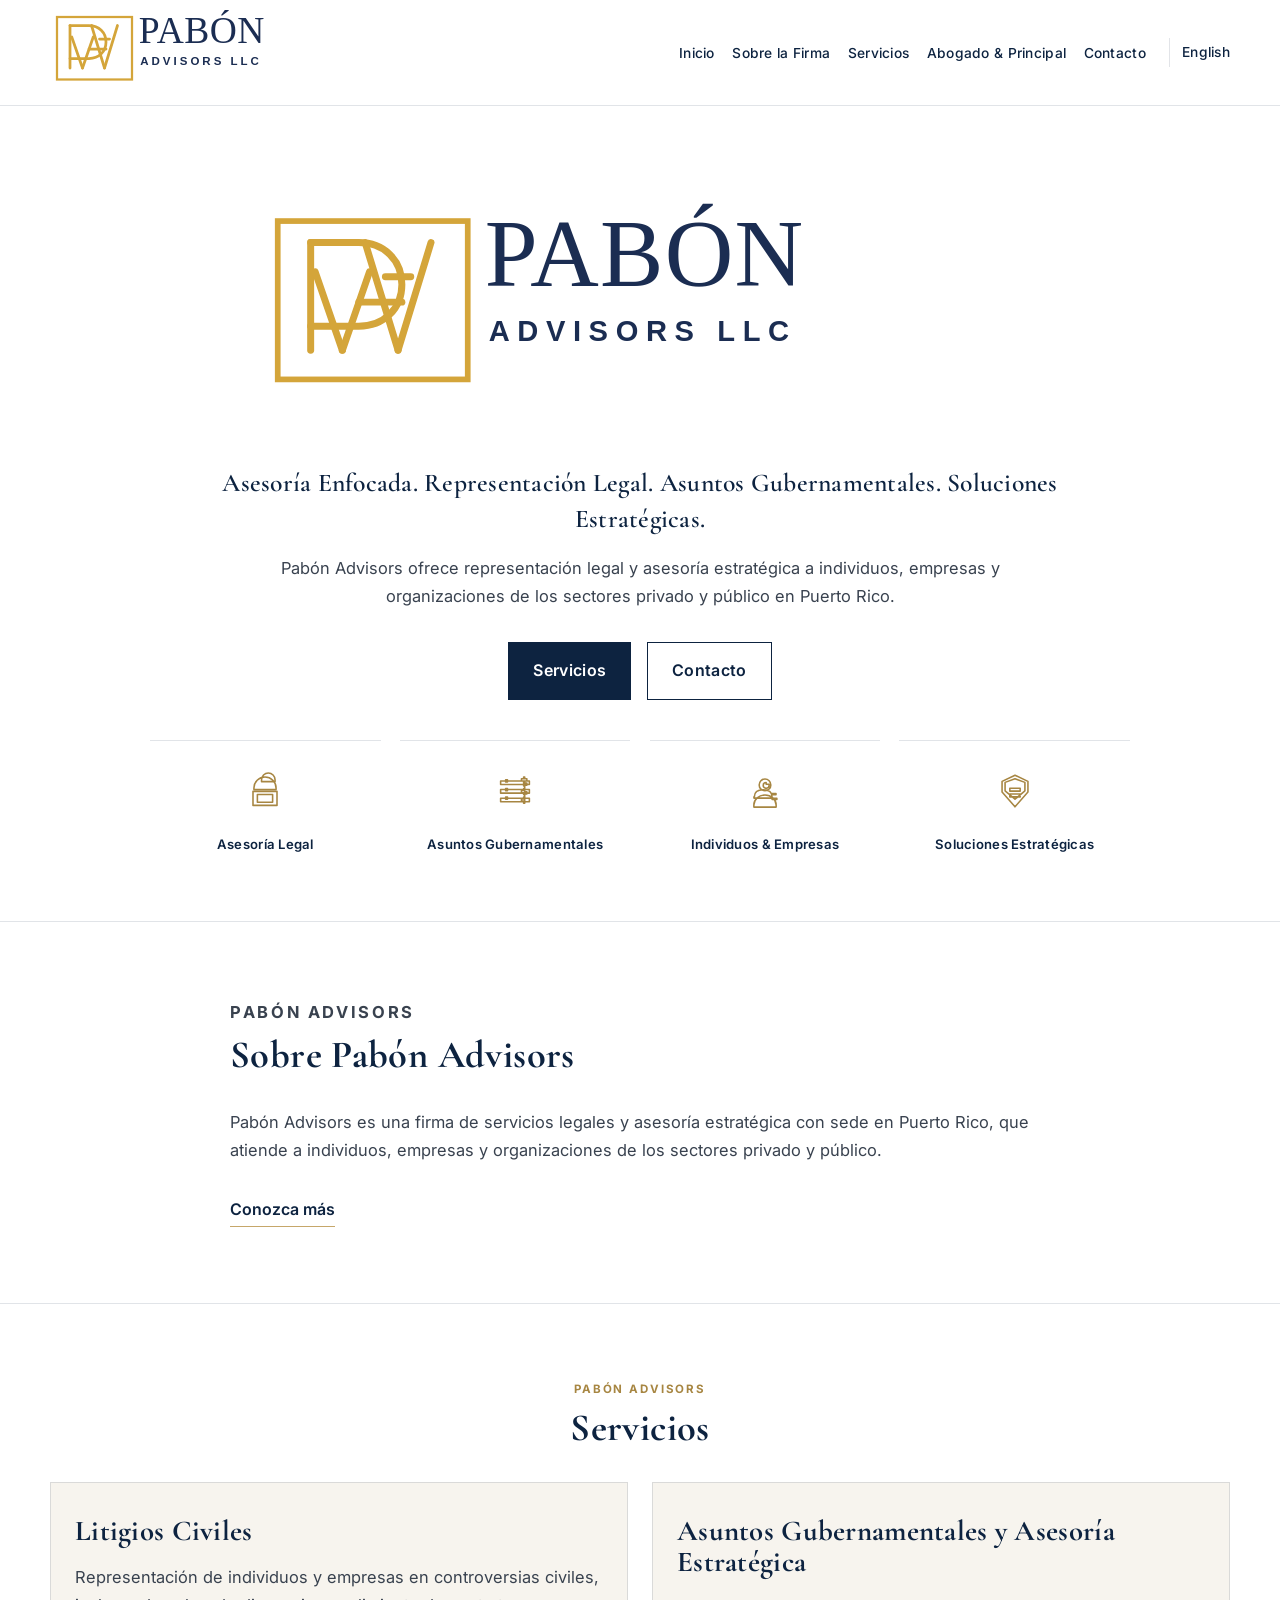
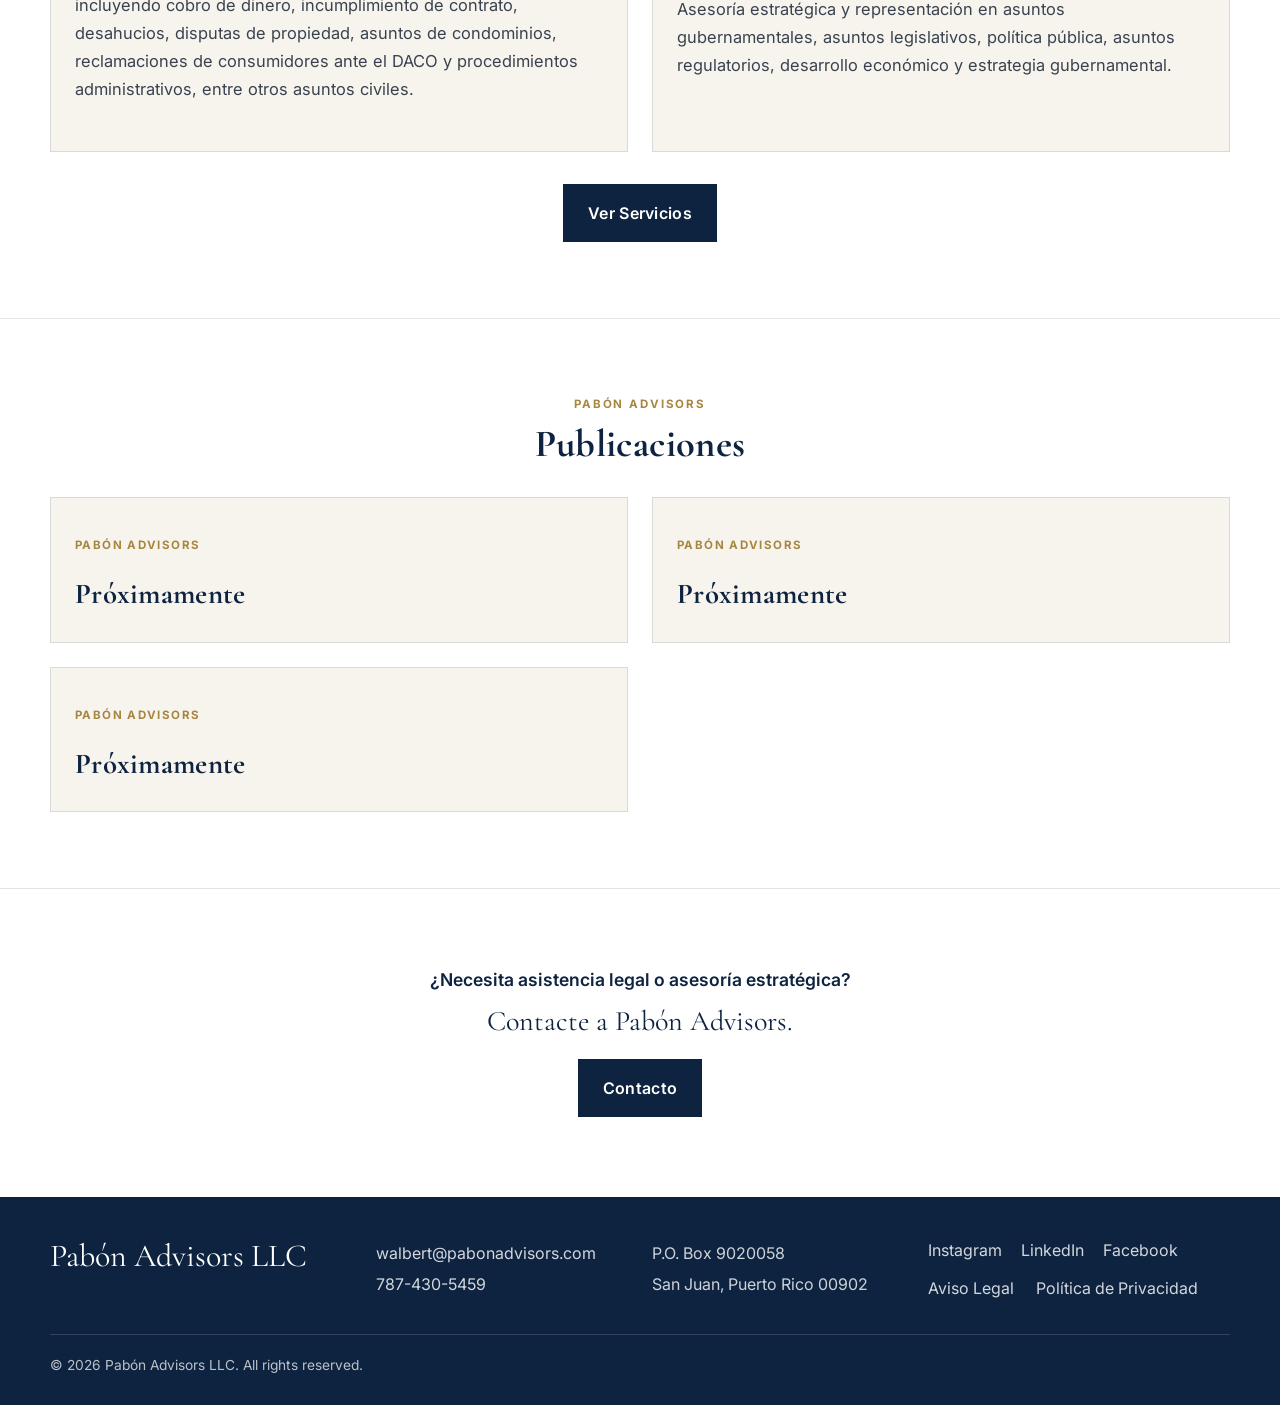
<file: index.html>
<!DOCTYPE html>
<html lang="es">
  <head>
    <meta charset="UTF-8" />
    <meta name="viewport" content="width=device-width, initial-scale=1.0" />
    <title>Pabón Advisors | Servicios Legales y Asesoría Estratégica en Puerto Rico</title>
    <meta
      name="description"
      content="Pabón Advisors ofrece representación legal, litigios civiles, asuntos gubernamentales y asesoría estratégica a individuos, empresas y organizaciones en Puerto Rico."
    />
    <meta name="theme-color" content="#0d2340" />
    <link rel="preconnect" href="https://fonts.googleapis.com" />
    <link rel="preconnect" href="https://fonts.gstatic.com" crossorigin />
    <link
      href="https://fonts.googleapis.com/css2?family=Cormorant+Garamond:wght@500;600;700&family=Inter:wght@400;500;600;700&display=swap"
      rel="stylesheet"
    />
    <link rel="stylesheet" href="styles.css" />
  </head>
  <body data-page="home" data-lang="es">
    <header class="site-header" id="top">
      <div class="container header-inner">
        <a href="index.html" class="brand" aria-label="Pabón Advisors home">
          <img src="assets/logo.svg" alt="Pabón Advisors Logo" class="brand-logo" />
        </a>

        <button class="nav-toggle" aria-label="Abrir menú" aria-expanded="false">
          <span></span>
          <span></span>
          <span></span>
        </button>

        <nav class="site-nav" aria-label="Navegación principal">
          <ul>
            <li><a href="index.html" data-i18n="nav.home">Inicio</a></li>
            <li><a href="about.html" data-i18n="nav.about">Sobre la Firma</a></li>
            <li><a href="services.html" data-i18n="nav.services">Servicios</a></li>
            <li><a href="principal.html" data-i18n="nav.principal">Abogado &amp; Principal</a></li>
            <li><a href="contact.html" data-i18n="nav.contact">Contacto</a></li>
            <li class="lang-switch"><button type="button" data-lang-btn="en">English</button></li>
          </ul>
        </nav>
      </div>
    </header>

    <main>
      <section class="hero section-shell">
        <div class="container hero-inner">
          <div class="hero-logo-wrap" aria-label="Pabón Advisors logo">
            <img src="assets/logo.svg" alt="Pabón Advisors" class="hero-logo-image" />
          </div>

          <p class="eyebrow" data-i18n="hero.eyebrow">Asesoría Enfocada. Representación Legal. Asuntos Gubernamentales. Soluciones Estratégicas.</p>
          <p class="hero-support" data-i18n="hero.support">
            Pabón Advisors ofrece representación legal y asesoría estratégica a individuos, empresas y organizaciones de los sectores privado y público en Puerto Rico.
          </p>

          <div class="hero-actions">
            <a href="services.html" class="button button-primary" data-i18n="hero.buttonServices">Servicios</a>
            <a href="contact.html" class="button button-secondary" data-i18n="hero.buttonContact">Contacto</a>
          </div>

          <div class="feature-icons" aria-label="Áreas de práctica">
            <div class="feature-icon-item">
              <div class="icon-wrap" aria-hidden="true">
                <svg viewBox="0 0 64 64" role="img" aria-label="Asesoría Legal"><path d="M32 12.5c8.5 0 15.4 6.9 15.4 15.4v1.9H16.6v-1.9c0-8.5 6.9-15.4 15.4-15.4zm-16.7 20h33.4v19.5H15.3V32.5zm6.1 4.4v10.7h21.2V36.9H21.4zm5.8-20.5v2.6h18.8v-2.6c0-5.2-4.2-9.4-9.4-9.4s-9.4 4.2-9.4 9.4z"/></svg>
              </div>
              <span data-i18n="icons.legal">Asesoría Legal</span>
            </div>
            <div class="feature-icon-item">
              <div class="icon-wrap" aria-hidden="true">
                <svg viewBox="0 0 64 64" role="img" aria-label="Asuntos Gubernamentales"><path d="M12 18h40v5H12zm0 12h40v5H12zm0 12h40v5H12zm7-25.5h2.5v3H19zm0 12h2.5v3H19zm0 12h2.5v3H19zm26.5-15.5h-1.5V18h-3v-3h3v-2.5h1.5V15h3v3h-3zm0 12h-1.5v-3h-3v-3h3v-2.5h1.5V21h3v3h-3zm0 12h-1.5v-3h-3v-3h3v-2.5h1.5V33h3v3h-3z"/></svg>
              </div>
              <span data-i18n="icons.government">Asuntos Gubernamentales</span>
            </div>
            <div class="feature-icon-item">
              <div class="icon-wrap" aria-hidden="true">
                <svg viewBox="0 0 64 64" role="img" aria-label="Individuos y Empresas"><path d="M32 15.4a8.1 8.1 0 1 1 0 16.2 8.1 8.1 0 0 1 0-16.2zm-15.5 36.2c0-7.8 7.1-14 15.5-14s15.5 6.2 15.5 14v2.8H16.5v-2.8zm17.1-31.5a4.1 4.1 0 0 0-4.1 4.1c0 2.2 1.9 4.1 4.1 4.1 2.2 0 4.1-1.9 4.1-4.1v-1.5h-4.1zm-16.4 20c0-7.1 5.7-9.9 12.3-9.9 6.7 0 12.3 2.8 12.3 9.9v1.8H16.6v-1.8zm31.3 3.6h-6.6v-1.6h6.6v1.6zm-1.2-6.5h-5.4v-1.6h5.4v1.6z"/></svg>
              </div>
              <span data-i18n="icons.business">Individuos &amp; Empresas</span>
            </div>
            <div class="feature-icon-item">
              <div class="icon-wrap" aria-hidden="true">
                <svg viewBox="0 0 64 64" role="img" aria-label="Soluciones Estratégicas"><path d="M32 10l18 8.6v14.8L32 54 14 33.4V18.6L32 10zm0 5.1L18.2 20v11.8L32 43.4 45.8 31.8V20L32 15.1zm-7.2 13.1h14.4v4H24.8v-4zm0 8h14.4v4H24.8v-4z"/></svg>
              </div>
              <span data-i18n="icons.strategy">Soluciones Estratégicas</span>
            </div>
          </div>
        </div>
      </section>

      <section class="section-shell about-preview">
        <div class="container narrow">
          <div class="section-heading-block">
            <p class="section-kicker">Pabón Advisors</p>
            <h2 data-i18n="aboutPreview.heading">Sobre Pabón Advisors</h2>
          </div>
          <p data-i18n="aboutPreview.body">
            Pabón Advisors es una firma de servicios legales y asesoría estratégica con sede en Puerto Rico, que atiende a individuos, empresas y organizaciones de los sectores privado y público.
          </p>
          <a href="about.html" class="text-link" data-i18n="aboutPreview.link">Conozca más</a>
        </div>
      </section>

      <section class="section-shell services-preview">
        <div class="container">
          <div class="section-heading-block center">
            <p class="section-kicker">Pabón Advisors</p>
            <h2 data-i18n="servicePreview.heading">Servicios</h2>
          </div>

          <div class="service-grid">
            <article class="service-card">
              <h3 data-i18n="servicePreview.cardOneTitle">Litigios Civiles</h3>
              <p data-i18n="servicePreview.cardOneText">
                Representación de individuos y empresas en controversias civiles, incluyendo cobro de dinero, incumplimiento de contrato, desahucios, disputas de propiedad, asuntos de condominios, reclamaciones de consumidores ante el DACO y procedimientos administrativos, entre otros asuntos civiles.
              </p>
            </article>

            <article class="service-card">
              <h3 data-i18n="servicePreview.cardTwoTitle">Asuntos Gubernamentales y Asesoría Estratégica</h3>
              <p data-i18n="servicePreview.cardTwoText">
                Asesoría estratégica y representación en asuntos gubernamentales, asuntos legislativos, política pública, asuntos regulatorios, desarrollo económico y estrategia gubernamental.
              </p>
            </article>
          </div>

          <div class="text-center">
            <a href="services.html" class="button button-primary" data-i18n="servicePreview.button">Ver Servicios</a>
          </div>
        </div>
      </section>

      <section class="section-shell insights">
        <div class="container">
          <div class="section-heading-block center">
            <p class="section-kicker">Pabón Advisors</p>
            <h2 data-i18n="insights.heading">Publicaciones</h2>
          </div>

          <div class="insight-grid">
            <article class="insight-card">
              <span class="insight-tag">Pabón Advisors</span>
              <h3 data-i18n="insights.cardOne">Próximamente</h3>
            </article>
            <article class="insight-card">
              <span class="insight-tag">Pabón Advisors</span>
              <h3 data-i18n="insights.cardTwo">Próximamente</h3>
            </article>
            <article class="insight-card">
              <span class="insight-tag">Pabón Advisors</span>
              <h3 data-i18n="insights.cardThree">Próximamente</h3>
            </article>
          </div>
        </div>
      </section>

      <section class="section-shell cta-block">
        <div class="container narrow text-center">
          <p class="cta-question" data-i18n="cta.question">¿Necesita asistencia legal o asesoría estratégica?</p>
          <p class="cta-callout" data-i18n="cta.callout">Contacte a Pabón Advisors.</p>
          <a href="contact.html" class="button button-primary" data-i18n="cta.button">Contacto</a>
        </div>
      </section>
    </main>

    <footer class="site-footer">
      <div class="container footer-grid">
        <div>
          <p class="footer-brand">Pabón Advisors LLC</p>
        </div>

        <div>
          <p><a href="mailto:walbert@pabonadvisors.com">walbert@pabonadvisors.com</a></p>
          <p><a href="tel:+17874305459">787-430-5459</a></p>
        </div>

        <div>
          <p>P.O. Box 9020058</p>
          <p>San Juan, Puerto Rico 00902</p>
        </div>

        <div>
          <div class="social-links" aria-label="Redes sociales">
            <a href="https://www.instagram.com/pabonadvisorsllc?stkn=MTdmNW1zeXhqOWxjNw%3D%3D&utm_source=qr" target="_blank" rel="noopener noreferrer" aria-label="Instagram">Instagram</a>
            <a href="https://www.linkedin.com/company/pabon-advisors-llc/" target="_blank" rel="noopener noreferrer" aria-label="LinkedIn">LinkedIn</a>
            <a href="https://www.facebook.com/share/1JwdKm8cDj/?mibextid=wwXIfr" target="_blank" rel="noopener noreferrer" aria-label="Facebook">Facebook</a>
          </div>
          <div class="legal-links">
            <a href="legal-disclaimer.html" data-i18n="footer.disclaimer">Aviso Legal</a>
            <a href="privacy.html" data-i18n="footer.privacy">Política de Privacidad</a>
          </div>
        </div>
      </div>

      <div class="container footer-bottom">
        <p>© 2026 Pabón Advisors LLC. All rights reserved.</p>
      </div>
    </footer>

    <script src="script.js"></script>
  </body>
</html>
</file>
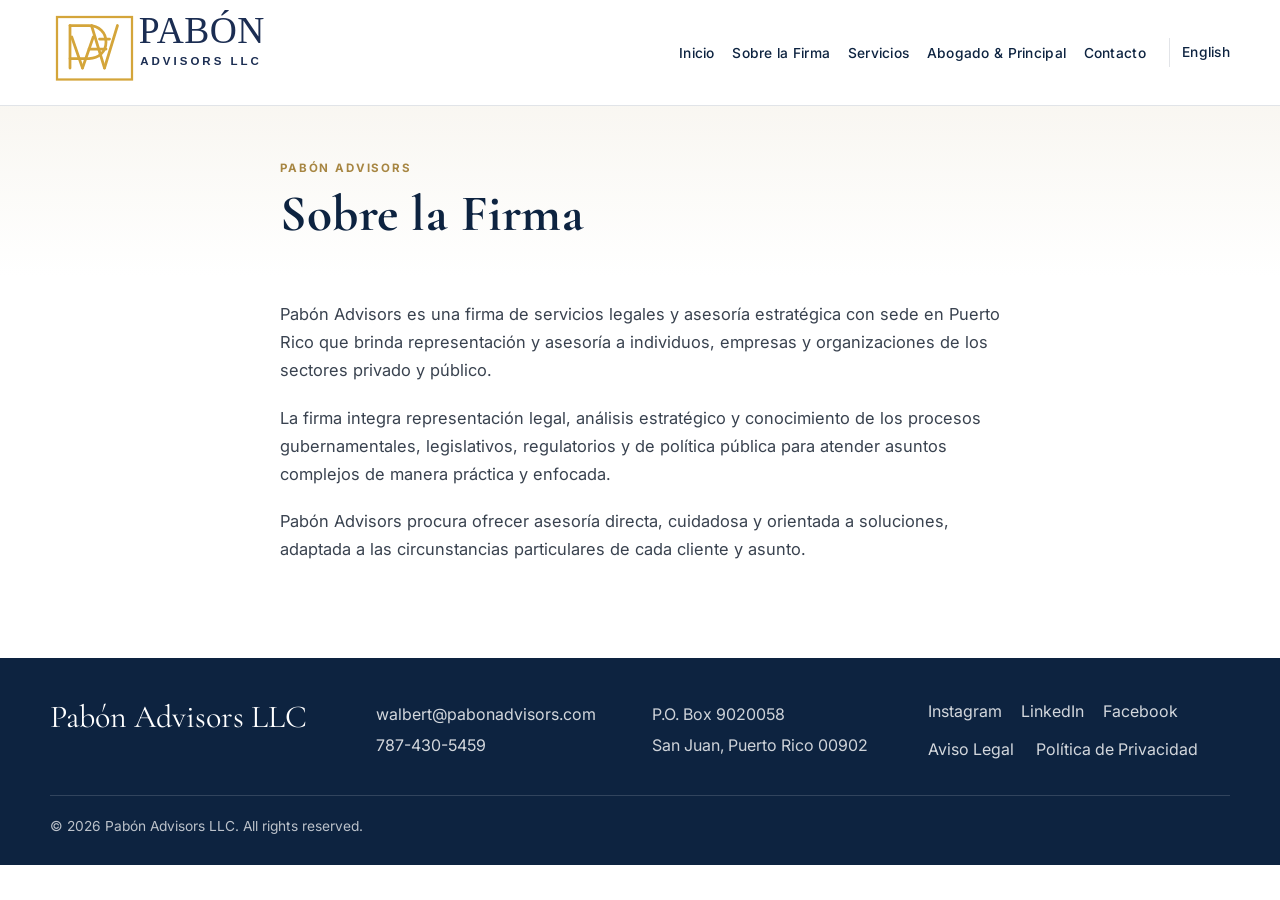
<file: about.html>
<!DOCTYPE html>
<html lang="es">
  <head>
    <meta charset="UTF-8" />
    <meta name="viewport" content="width=device-width, initial-scale=1.0" />
    <title>Sobre la Firma | Pabón Advisors</title>
    <meta
      name="description"
      content="Pabón Advisors es una firma de servicios legales y asesoría estratégica con sede en Puerto Rico, que atiende a individuos, empresas y organizaciones del sector privado y público."
    />
    <meta name="theme-color" content="#0d2340" />
    <link rel="preconnect" href="https://fonts.googleapis.com" />
    <link rel="preconnect" href="https://fonts.gstatic.com" crossorigin />
    <link
      href="https://fonts.googleapis.com/css2?family=Cormorant+Garamond:wght@500;600;700&family=Inter:wght@400;500;600;700&display=swap"
      rel="stylesheet"
    />
    <link rel="stylesheet" href="styles.css" />
  </head>
  <body data-page="about" data-lang="es">
    <header class="site-header" id="top">
      <div class="container header-inner">
        <a href="index.html" class="brand" aria-label="Pabón Advisors home">
          <img src="assets/logo.svg" alt="Pabón Advisors Logo" class="brand-logo" />
        </a>

        <button class="nav-toggle" aria-label="Abrir menú" aria-expanded="false">
          <span></span>
          <span></span>
          <span></span>
        </button>

        <nav class="site-nav" aria-label="Navegación principal">
          <ul>
            <li><a href="index.html" data-i18n="nav.home">Inicio</a></li>
            <li><a href="about.html" data-i18n="nav.about">Sobre la Firma</a></li>
            <li><a href="services.html" data-i18n="nav.services">Servicios</a></li>
            <li><a href="principal.html" data-i18n="nav.principal">Abogado &amp; Principal</a></li>
            <li><a href="contact.html" data-i18n="nav.contact">Contacto</a></li>
            <li class="lang-switch"><button type="button" data-lang-btn="en">English</button></li>
          </ul>
        </nav>
      </div>
    </header>

    <main>
      <section class="page-hero section-shell">
        <div class="container narrow page-hero-inner">
          <p class="section-kicker">Pabón Advisors</p>
          <h1 data-i18n="about.pageTitle">Sobre la Firma</h1>
        </div>
      </section>

      <section class="section-shell content-page">
        <div class="container narrow prose">
          <p data-i18n="about.p1">
            Pabón Advisors es una firma de servicios legales y asesoría estratégica con sede en Puerto Rico que brinda representación y asesoría a individuos, empresas y organizaciones de los sectores privado y público.
          </p>
          <p data-i18n="about.p2">
            La firma integra representación legal, análisis estratégico y conocimiento de los procesos gubernamentales, legislativos, regulatorios y de política pública para atender asuntos complejos de manera práctica y enfocada.
          </p>
          <p data-i18n="about.p3">
            Pabón Advisors procura ofrecer asesoría directa, cuidadosa y orientada a soluciones, adaptada a las circunstancias particulares de cada cliente y asunto.
          </p>
        </div>
      </section>
    </main>

    <footer class="site-footer">
      <div class="container footer-grid">
        <div>
          <p class="footer-brand">Pabón Advisors LLC</p>
        </div>

        <div>
          <p><a href="mailto:walbert@pabonadvisors.com">walbert@pabonadvisors.com</a></p>
          <p><a href="tel:+17874305459">787-430-5459</a></p>
        </div>

        <div>
          <p>P.O. Box 9020058</p>
          <p>San Juan, Puerto Rico 00902</p>
        </div>

        <div>
          <div class="social-links" aria-label="Redes sociales">
            <a href="https://www.instagram.com/pabonadvisorsllc?stkn=MTdmNW1zeXhqOWxjNw%3D%3D&utm_source=qr" target="_blank" rel="noopener noreferrer" aria-label="Instagram">Instagram</a>
            <a href="https://www.linkedin.com/company/pabon-advisors-llc/" target="_blank" rel="noopener noreferrer" aria-label="LinkedIn">LinkedIn</a>
            <a href="https://www.facebook.com/share/1JwdKm8cDj/?mibextid=wwXIfr" target="_blank" rel="noopener noreferrer" aria-label="Facebook">Facebook</a>
          </div>
          <div class="legal-links">
            <a href="legal-disclaimer.html" data-i18n="footer.disclaimer">Aviso Legal</a>
            <a href="privacy.html" data-i18n="footer.privacy">Política de Privacidad</a>
          </div>
        </div>
      </div>

      <div class="container footer-bottom">
        <p>© 2026 Pabón Advisors LLC. All rights reserved.</p>
      </div>
    </footer>

    <script src="script.js"></script>
  </body>
</html>
</file>
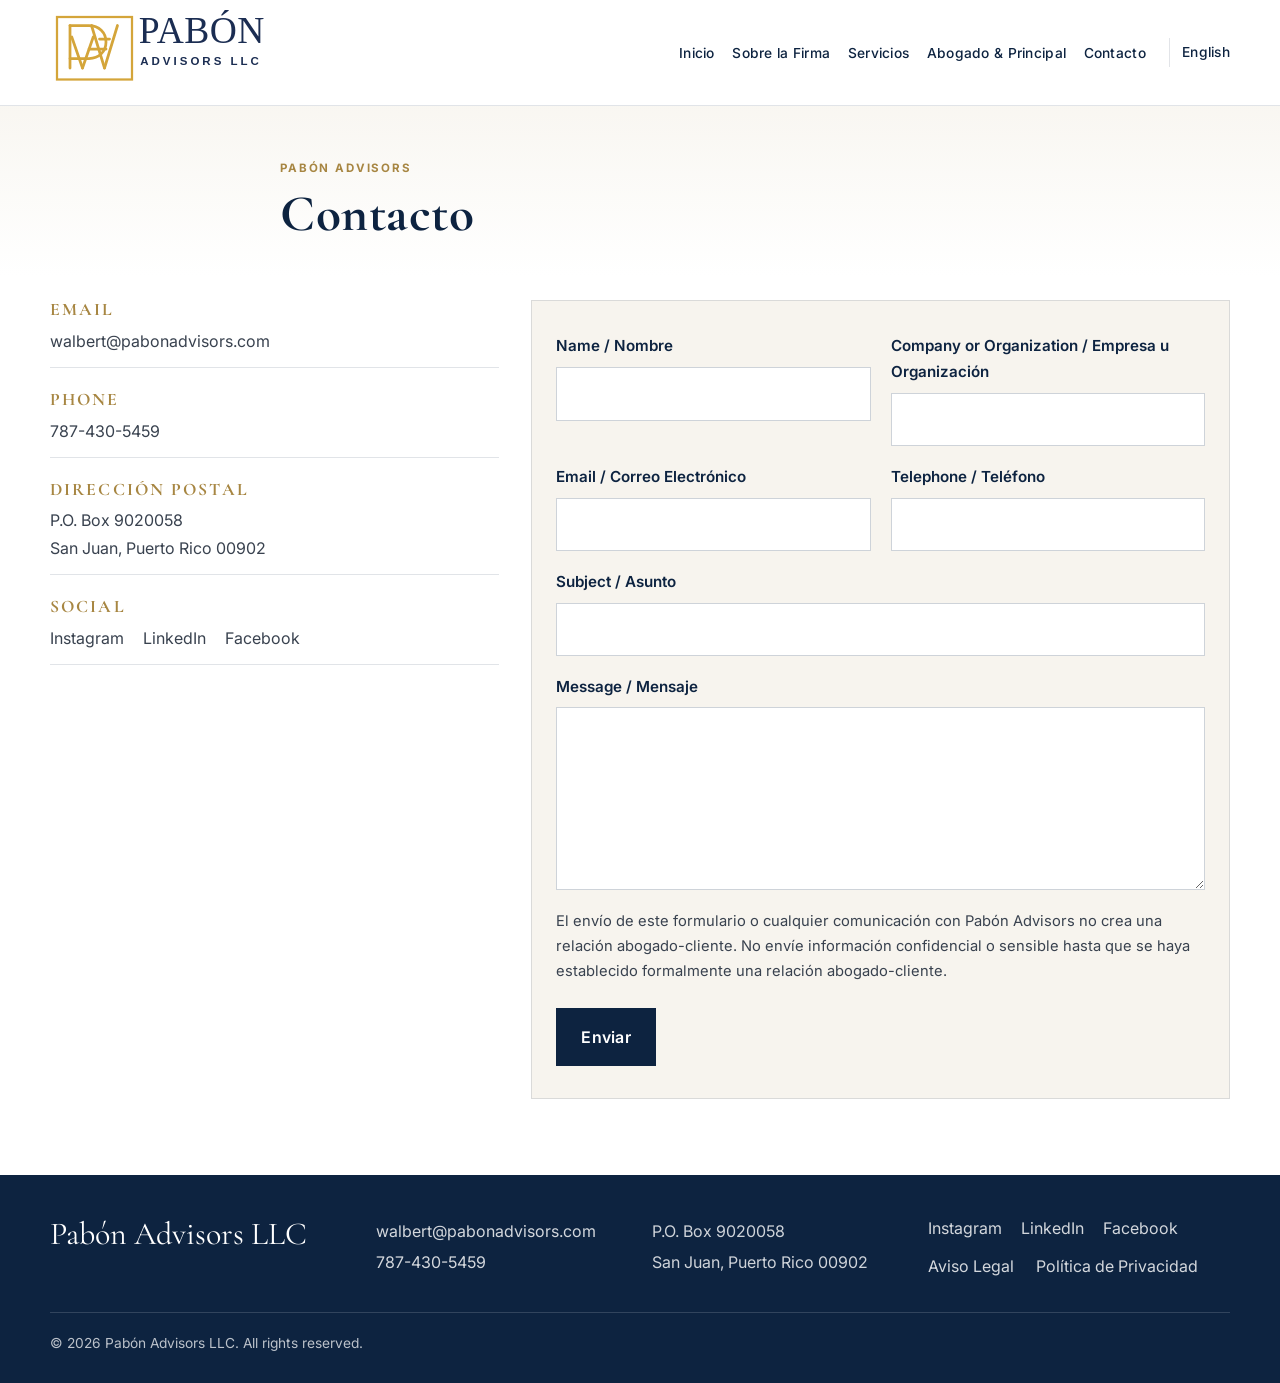
<file: contact.html>
<!DOCTYPE html>
<html lang="es">
  <head>
    <meta charset="UTF-8" />
    <meta name="viewport" content="width=device-width, initial-scale=1.0" />
    <title>Contacto | Pabón Advisors</title>
    <meta
      name="description"
      content="Contacte a Pabón Advisors por correo electrónico, teléfono o formulario de contacto para asistencia legal y asesoría estratégica en Puerto Rico."
    />
    <meta name="theme-color" content="#0d2340" />
    <link rel="preconnect" href="https://fonts.googleapis.com" />
    <link rel="preconnect" href="https://fonts.gstatic.com" crossorigin />
    <link
      href="https://fonts.googleapis.com/css2?family=Cormorant+Garamond:wght@500;600;700&family=Inter:wght@400;500;600;700&display=swap"
      rel="stylesheet"
    />
    <link rel="stylesheet" href="styles.css" />
  </head>
  <body data-page="contact" data-lang="es">
    <header class="site-header" id="top">
      <div class="container header-inner">
        <a href="index.html" class="brand" aria-label="Pabón Advisors home">
          <img src="assets/logo.svg" alt="Pabón Advisors Logo" class="brand-logo" />
        </a>

        <button class="nav-toggle" aria-label="Abrir menú" aria-expanded="false">
          <span></span>
          <span></span>
          <span></span>
        </button>

        <nav class="site-nav" aria-label="Navegación principal">
          <ul>
            <li><a href="index.html" data-i18n="nav.home">Inicio</a></li>
            <li><a href="about.html" data-i18n="nav.about">Sobre la Firma</a></li>
            <li><a href="services.html" data-i18n="nav.services">Servicios</a></li>
            <li><a href="principal.html" data-i18n="nav.principal">Abogado &amp; Principal</a></li>
            <li><a href="contact.html" data-i18n="nav.contact">Contacto</a></li>
            <li class="lang-switch"><button type="button" data-lang-btn="en">English</button></li>
          </ul>
        </nav>
      </div>
    </header>

    <main>
      <section class="page-hero section-shell">
        <div class="container narrow page-hero-inner">
          <p class="section-kicker">Pabón Advisors</p>
          <h1 data-i18n="contact.pageTitle">Contacto</h1>
        </div>
      </section>

      <section class="section-shell content-page">
        <div class="container contact-layout">
          <div class="contact-info">
            <div class="contact-block">
              <h2 data-i18n="contact.emailLabel">EMAIL</h2>
              <p><a href="mailto:walbert@pabonadvisors.com">walbert@pabonadvisors.com</a></p>
            </div>

            <div class="contact-block">
              <h2 data-i18n="contact.phoneLabel">PHONE</h2>
              <p><a href="tel:+17874305459">787-430-5459</a></p>
            </div>

            <div class="contact-block">
              <h2 data-i18n="contact.addressLabel">Dirección Postal</h2>
              <p>P.O. Box 9020058</p>
              <p>San Juan, Puerto Rico 00902</p>
            </div>

            <div class="contact-block social-block">
              <h2 data-i18n="contact.socialLabel">Social</h2>
              <div class="social-links social-inline" aria-label="Redes sociales">
                <a href="https://www.instagram.com/pabonadvisorsllc?stkn=MTdmNW1zeXhqOWxjNw%3D%3D&utm_source=qr" target="_blank" rel="noopener noreferrer" aria-label="Instagram">Instagram</a>
                <a href="https://www.linkedin.com/company/pabon-advisors-llc/" target="_blank" rel="noopener noreferrer" aria-label="LinkedIn">LinkedIn</a>
                <a href="https://www.facebook.com/share/1JwdKm8cDj/?mibextid=wwXIfr" target="_blank" rel="noopener noreferrer" aria-label="Facebook">Facebook</a>
              </div>
            </div>
          </div>

          <form class="contact-form" action="#" method="post" novalidate aria-label="Formulario de contacto">
            <div class="form-grid">
              <label>
                <span data-i18n="form.name">Name / Nombre</span>
                <input type="text" name="name" aria-label="Nombre" />
              </label>
              <label>
                <span data-i18n="form.company">Company or Organization / Empresa u Organización</span>
                <input type="text" name="company" aria-label="Empresa u Organización" />
              </label>
              <label>
                <span data-i18n="form.email">Email / Correo Electrónico</span>
                <input type="email" name="email" aria-label="Correo Electrónico" />
              </label>
              <label>
                <span data-i18n="form.phone">Telephone / Teléfono</span>
                <input type="tel" name="phone" aria-label="Teléfono" />
              </label>
              <label class="full-width">
                <span data-i18n="form.subject">Subject / Asunto</span>
                <input type="text" name="subject" aria-label="Asunto" />
              </label>
              <label class="full-width">
                <span data-i18n="form.message">Message / Mensaje</span>
                <textarea name="message" rows="6" aria-label="Mensaje"></textarea>
              </label>
            </div>

            <p class="form-disclaimer" data-i18n="form.disclaimer">
              El envío de este formulario o cualquier comunicación con Pabón Advisors no crea una relación abogado-cliente. No envíe información confidencial o sensible hasta que se haya establecido formalmente una relación abogado-cliente.
            </p>

            <button type="submit" class="button button-primary" data-i18n="form.submit">Enviar</button>
          </form>
        </div>
      </section>
    </main>

    <footer class="site-footer">
      <div class="container footer-grid">
        <div>
          <p class="footer-brand">Pabón Advisors LLC</p>
        </div>

        <div>
          <p><a href="mailto:walbert@pabonadvisors.com">walbert@pabonadvisors.com</a></p>
          <p><a href="tel:+17874305459">787-430-5459</a></p>
        </div>

        <div>
          <p>P.O. Box 9020058</p>
          <p>San Juan, Puerto Rico 00902</p>
        </div>

        <div>
          <div class="social-links" aria-label="Redes sociales">
            <a href="https://www.instagram.com/pabonadvisorsllc?stkn=MTdmNW1zeXhqOWxjNw%3D%3D&utm_source=qr" target="_blank" rel="noopener noreferrer" aria-label="Instagram">Instagram</a>
            <a href="https://www.linkedin.com/company/pabon-advisors-llc/" target="_blank" rel="noopener noreferrer" aria-label="LinkedIn">LinkedIn</a>
            <a href="https://www.facebook.com/share/1JwdKm8cDj/?mibextid=wwXIfr" target="_blank" rel="noopener noreferrer" aria-label="Facebook">Facebook</a>
          </div>
          <div class="legal-links">
            <a href="legal-disclaimer.html" data-i18n="footer.disclaimer">Aviso Legal</a>
            <a href="privacy.html" data-i18n="footer.privacy">Política de Privacidad</a>
          </div>
        </div>
      </div>

      <div class="container footer-bottom">
        <p>© 2026 Pabón Advisors LLC. All rights reserved.</p>
      </div>
    </footer>

    <script src="script.js"></script>
  </body>
</html>
</file>
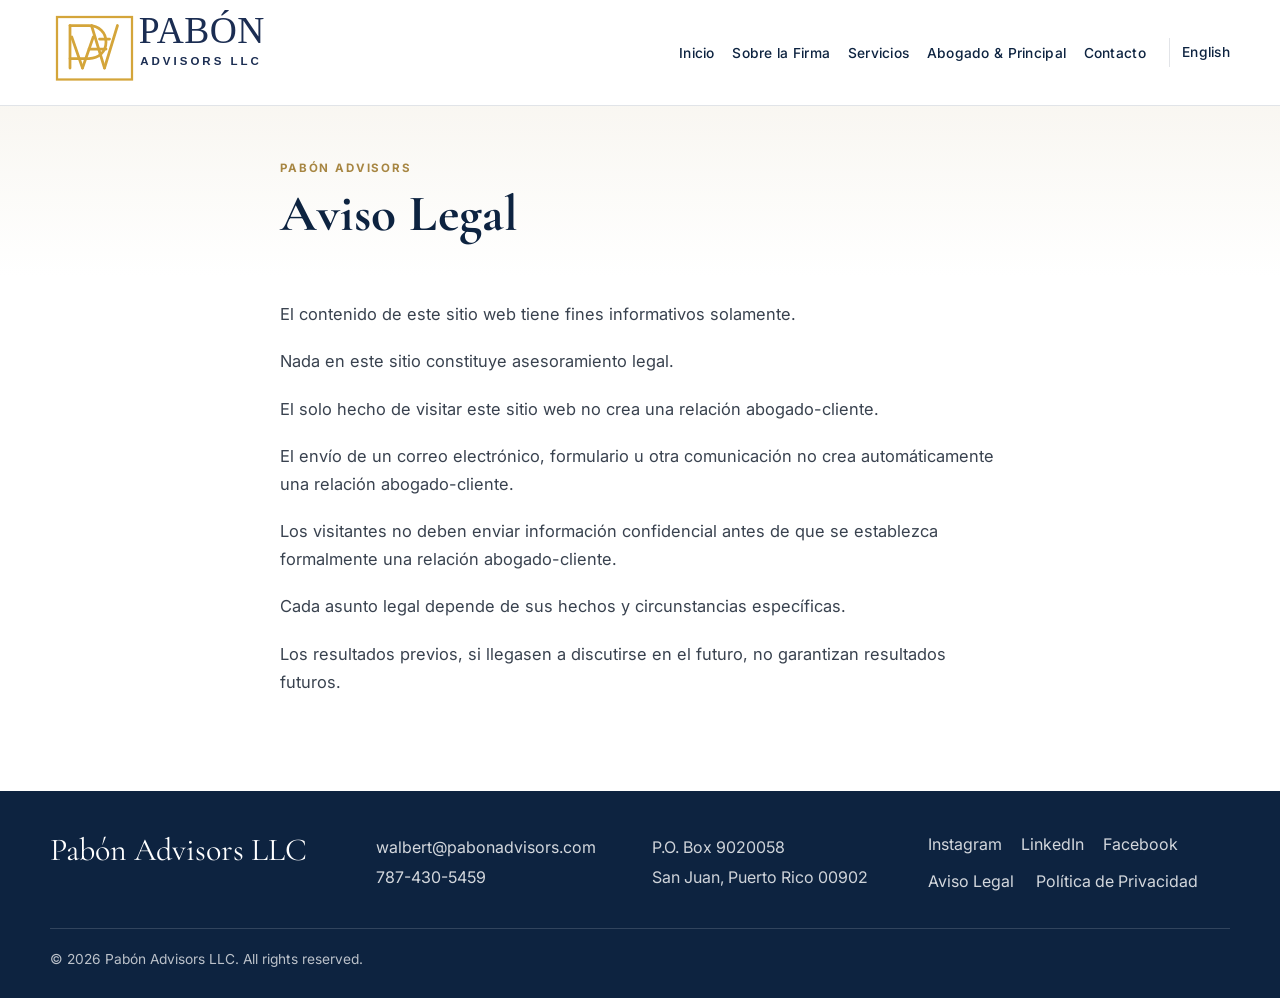
<file: legal-disclaimer.html>
<!DOCTYPE html>
<html lang="es">
  <head>
    <meta charset="UTF-8" />
    <meta name="viewport" content="width=device-width, initial-scale=1.0" />
    <title>Aviso Legal | Pabón Advisors</title>
    <meta
      name="description"
      content="Aviso legal general de Pabón Advisors. El contenido del sitio es informativo y no constituye asesoramiento legal."
    />
    <meta name="theme-color" content="#0d2340" />
    <link rel="preconnect" href="https://fonts.googleapis.com" />
    <link rel="preconnect" href="https://fonts.gstatic.com" crossorigin />
    <link
      href="https://fonts.googleapis.com/css2?family=Cormorant+Garamond:wght@500;600;700&family=Inter:wght@400;500;600;700&display=swap"
      rel="stylesheet"
    />
    <link rel="stylesheet" href="styles.css" />
  </head>
  <body data-page="legal" data-lang="es">
    <header class="site-header" id="top">
      <div class="container header-inner">
        <a href="index.html" class="brand" aria-label="Pabón Advisors home">
          <img src="assets/logo.svg" alt="Pabón Advisors Logo" class="brand-logo" />
        </a>

        <button class="nav-toggle" aria-label="Abrir menú" aria-expanded="false">
          <span></span>
          <span></span>
          <span></span>
        </button>

        <nav class="site-nav" aria-label="Navegación principal">
          <ul>
            <li><a href="index.html" data-i18n="nav.home">Inicio</a></li>
            <li><a href="about.html" data-i18n="nav.about">Sobre la Firma</a></li>
            <li><a href="services.html" data-i18n="nav.services">Servicios</a></li>
            <li><a href="principal.html" data-i18n="nav.principal">Abogado &amp; Principal</a></li>
            <li><a href="contact.html" data-i18n="nav.contact">Contacto</a></li>
            <li class="lang-switch"><button type="button" data-lang-btn="en">English</button></li>
          </ul>
        </nav>
      </div>
    </header>

    <main>
      <section class="page-hero section-shell">
        <div class="container narrow page-hero-inner">
          <p class="section-kicker">Pabón Advisors</p>
          <h1 data-i18n="legal.pageTitle">Aviso Legal</h1>
        </div>
      </section>

      <section class="section-shell content-page">
        <div class="container narrow prose">
          <p data-i18n="legal.p1">El contenido de este sitio web tiene fines informativos solamente.</p>
          <p data-i18n="legal.p2">Nada en este sitio constituye asesoramiento legal.</p>
          <p data-i18n="legal.p3">El solo hecho de visitar este sitio web no crea una relación abogado-cliente.</p>
          <p data-i18n="legal.p4">El envío de un correo electrónico, formulario u otra comunicación no crea automáticamente una relación abogado-cliente.</p>
          <p data-i18n="legal.p5">Los visitantes no deben enviar información confidencial antes de que se establezca formalmente una relación abogado-cliente.</p>
          <p data-i18n="legal.p6">Cada asunto legal depende de sus hechos y circunstancias específicas.</p>
          <p data-i18n="legal.p7">Los resultados previos, si llegasen a discutirse en el futuro, no garantizan resultados futuros.</p>
        </div>
      </section>
    </main>

    <footer class="site-footer">
      <div class="container footer-grid">
        <div>
          <p class="footer-brand">Pabón Advisors LLC</p>
        </div>

        <div>
          <p><a href="mailto:walbert@pabonadvisors.com">walbert@pabonadvisors.com</a></p>
          <p><a href="tel:+17874305459">787-430-5459</a></p>
        </div>

        <div>
          <p>P.O. Box 9020058</p>
          <p>San Juan, Puerto Rico 00902</p>
        </div>

        <div>
          <div class="social-links" aria-label="Redes sociales">
            <a href="https://www.instagram.com/pabonadvisorsllc?stkn=MTdmNW1zeXhqOWxjNw%3D%3D&utm_source=qr" target="_blank" rel="noopener noreferrer" aria-label="Instagram">Instagram</a>
            <a href="https://www.linkedin.com/company/pabon-advisors-llc/" target="_blank" rel="noopener noreferrer" aria-label="LinkedIn">LinkedIn</a>
            <a href="https://www.facebook.com/share/1JwdKm8cDj/?mibextid=wwXIfr" target="_blank" rel="noopener noreferrer" aria-label="Facebook">Facebook</a>
          </div>
          <div class="legal-links">
            <a href="legal-disclaimer.html" data-i18n="footer.disclaimer">Aviso Legal</a>
            <a href="privacy.html" data-i18n="footer.privacy">Política de Privacidad</a>
          </div>
        </div>
      </div>

      <div class="container footer-bottom">
        <p>© 2026 Pabón Advisors LLC. All rights reserved.</p>
      </div>
    </footer>

    <script src="script.js"></script>
  </body>
</html>
</file>
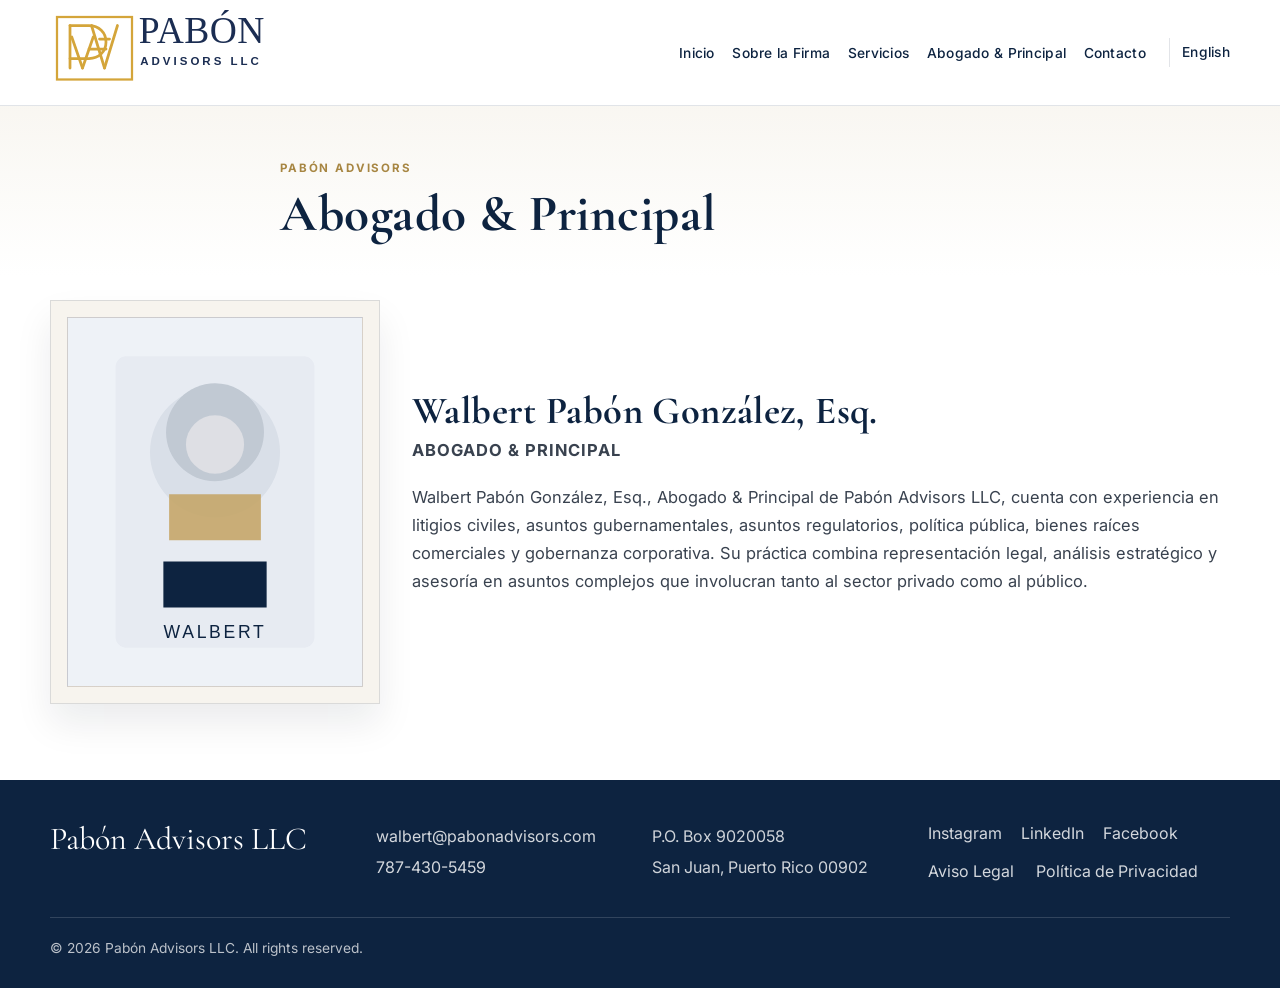
<file: principal.html>
<!DOCTYPE html>
<html lang="es">
  <head>
    <meta charset="UTF-8" />
    <meta name="viewport" content="width=device-width, initial-scale=1.0" />
    <title>Abogado & Principal | Pabón Advisors</title>
    <meta
      name="description"
      content="Walbert Pabón González, Esq., Attorney & Principal of Pabón Advisors LLC, brings experience in civil litigation, government affairs, regulatory matters, and strategic counsel."
    />
    <meta name="theme-color" content="#0d2340" />
    <link rel="preconnect" href="https://fonts.googleapis.com" />
    <link rel="preconnect" href="https://fonts.gstatic.com" crossorigin />
    <link
      href="https://fonts.googleapis.com/css2?family=Cormorant+Garamond:wght@500;600;700&family=Inter:wght@400;500;600;700&display=swap"
      rel="stylesheet"
    />
    <link rel="stylesheet" href="styles.css" />
  </head>
  <body data-page="principal" data-lang="es">
    <header class="site-header" id="top">
      <div class="container header-inner">
        <a href="index.html" class="brand" aria-label="Pabón Advisors home">
          <img src="assets/logo.svg" alt="Pabón Advisors Logo" class="brand-logo" />
        </a>

        <button class="nav-toggle" aria-label="Abrir menú" aria-expanded="false">
          <span></span>
          <span></span>
          <span></span>
        </button>

        <nav class="site-nav" aria-label="Navegación principal">
          <ul>
            <li><a href="index.html" data-i18n="nav.home">Inicio</a></li>
            <li><a href="about.html" data-i18n="nav.about">Sobre la Firma</a></li>
            <li><a href="services.html" data-i18n="nav.services">Servicios</a></li>
            <li><a href="principal.html" data-i18n="nav.principal">Abogado &amp; Principal</a></li>
            <li><a href="contact.html" data-i18n="nav.contact">Contacto</a></li>
            <li class="lang-switch"><button type="button" data-lang-btn="en">English</button></li>
          </ul>
        </nav>
      </div>
    </header>

    <main>
      <section class="page-hero section-shell">
        <div class="container narrow page-hero-inner">
          <p class="section-kicker">Pabón Advisors</p>
          <h1 data-i18n="principal.pageTitle">Abogado &amp; Principal</h1>
        </div>
      </section>

      <section class="section-shell content-page">
        <div class="container principal-layout">
          <div class="principal-photo">
            <div class="photo-frame">
              <img src="assets/principal-headshot.svg" alt="Walbert Pabón González, Esq." />
            </div>
          </div>

          <div class="principal-copy prose">
            <h2 class="principal-name">Walbert Pabón González, Esq.</h2>
            <p class="role" data-i18n="principal.role">Abogado &amp; Principal</p>
            <p data-i18n="principal.bio">
              Walbert Pabón González, Esq., Abogado &amp; Principal de Pabón Advisors LLC, cuenta con experiencia en litigios civiles, asuntos gubernamentales, asuntos regulatorios, política pública, bienes raíces comerciales y gobernanza corporativa. Su práctica combina representación legal, análisis estratégico y asesoría en asuntos complejos que involucran tanto al sector privado como al público.
            </p>
          </div>
        </div>
      </section>
    </main>

    <footer class="site-footer">
      <div class="container footer-grid">
        <div>
          <p class="footer-brand">Pabón Advisors LLC</p>
        </div>

        <div>
          <p><a href="mailto:walbert@pabonadvisors.com">walbert@pabonadvisors.com</a></p>
          <p><a href="tel:+17874305459">787-430-5459</a></p>
        </div>

        <div>
          <p>P.O. Box 9020058</p>
          <p>San Juan, Puerto Rico 00902</p>
        </div>

        <div>
          <div class="social-links" aria-label="Redes sociales">
            <a href="https://www.instagram.com/pabonadvisorsllc?stkn=MTdmNW1zeXhqOWxjNw%3D%3D&utm_source=qr" target="_blank" rel="noopener noreferrer" aria-label="Instagram">Instagram</a>
            <a href="https://www.linkedin.com/company/pabon-advisors-llc/" target="_blank" rel="noopener noreferrer" aria-label="LinkedIn">LinkedIn</a>
            <a href="https://www.facebook.com/share/1JwdKm8cDj/?mibextid=wwXIfr" target="_blank" rel="noopener noreferrer" aria-label="Facebook">Facebook</a>
          </div>
          <div class="legal-links">
            <a href="legal-disclaimer.html" data-i18n="footer.disclaimer">Aviso Legal</a>
            <a href="privacy.html" data-i18n="footer.privacy">Política de Privacidad</a>
          </div>
        </div>
      </div>

      <div class="container footer-bottom">
        <p>© 2026 Pabón Advisors LLC. All rights reserved.</p>
      </div>
    </footer>

    <script src="script.js"></script>
  </body>
</html>
</file>
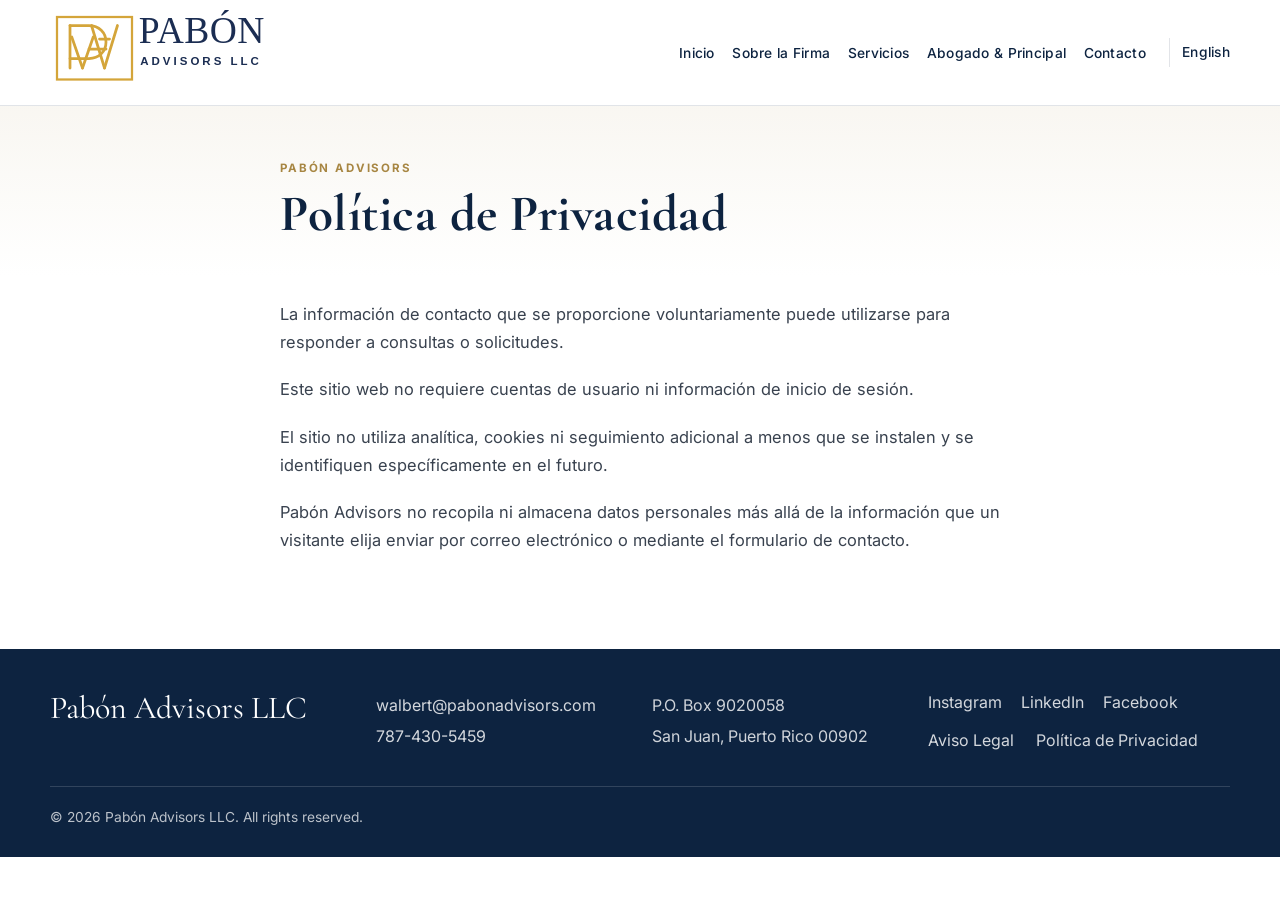
<file: privacy.html>
<!DOCTYPE html>
<html lang="es">
  <head>
    <meta charset="UTF-8" />
    <meta name="viewport" content="width=device-width, initial-scale=1.0" />
    <title>Política de Privacidad | Pabón Advisors</title>
    <meta
      name="description"
      content="Política de privacidad de Pabón Advisors. El sitio web no requiere cuentas de usuario ni utiliza cookies o analítica sin consentimiento."
    />
    <meta name="theme-color" content="#0d2340" />
    <link rel="preconnect" href="https://fonts.googleapis.com" />
    <link rel="preconnect" href="https://fonts.gstatic.com" crossorigin />
    <link
      href="https://fonts.googleapis.com/css2?family=Cormorant+Garamond:wght@500;600;700&family=Inter:wght@400;500;600;700&display=swap"
      rel="stylesheet"
    />
    <link rel="stylesheet" href="styles.css" />
  </head>
  <body data-page="privacy" data-lang="es">
    <header class="site-header" id="top">
      <div class="container header-inner">
        <a href="index.html" class="brand" aria-label="Pabón Advisors home">
          <img src="assets/logo.svg" alt="Pabón Advisors Logo" class="brand-logo" />
        </a>

        <button class="nav-toggle" aria-label="Abrir menú" aria-expanded="false">
          <span></span>
          <span></span>
          <span></span>
        </button>

        <nav class="site-nav" aria-label="Navegación principal">
          <ul>
            <li><a href="index.html" data-i18n="nav.home">Inicio</a></li>
            <li><a href="about.html" data-i18n="nav.about">Sobre la Firma</a></li>
            <li><a href="services.html" data-i18n="nav.services">Servicios</a></li>
            <li><a href="principal.html" data-i18n="nav.principal">Abogado &amp; Principal</a></li>
            <li><a href="contact.html" data-i18n="nav.contact">Contacto</a></li>
            <li class="lang-switch"><button type="button" data-lang-btn="en">English</button></li>
          </ul>
        </nav>
      </div>
    </header>

    <main>
      <section class="page-hero section-shell">
        <div class="container narrow page-hero-inner">
          <p class="section-kicker">Pabón Advisors</p>
          <h1 data-i18n="privacy.pageTitle">Política de Privacidad</h1>
        </div>
      </section>

      <section class="section-shell content-page">
        <div class="container narrow prose">
          <p data-i18n="privacy.p1">La información de contacto que se proporcione voluntariamente puede utilizarse para responder a consultas o solicitudes.</p>
          <p data-i18n="privacy.p2">Este sitio web no requiere cuentas de usuario ni información de inicio de sesión.</p>
          <p data-i18n="privacy.p3">El sitio no utiliza analítica, cookies ni seguimiento adicional a menos que se instalen y se identifiquen específicamente en el futuro.</p>
          <p data-i18n="privacy.p4">Pabón Advisors no recopila ni almacena datos personales más allá de la información que un visitante elija enviar por correo electrónico o mediante el formulario de contacto.</p>
        </div>
      </section>
    </main>

    <footer class="site-footer">
      <div class="container footer-grid">
        <div>
          <p class="footer-brand">Pabón Advisors LLC</p>
        </div>

        <div>
          <p><a href="mailto:walbert@pabonadvisors.com">walbert@pabonadvisors.com</a></p>
          <p><a href="tel:+17874305459">787-430-5459</a></p>
        </div>

        <div>
          <p>P.O. Box 9020058</p>
          <p>San Juan, Puerto Rico 00902</p>
        </div>

        <div>
          <div class="social-links" aria-label="Redes sociales">
            <a href="https://www.instagram.com/pabonadvisorsllc?stkn=MTdmNW1zeXhqOWxjNw%3D%3D&utm_source=qr" target="_blank" rel="noopener noreferrer" aria-label="Instagram">Instagram</a>
            <a href="https://www.linkedin.com/company/pabon-advisors-llc/" target="_blank" rel="noopener noreferrer" aria-label="LinkedIn">LinkedIn</a>
            <a href="https://www.facebook.com/share/1JwdKm8cDj/?mibextid=wwXIfr" target="_blank" rel="noopener noreferrer" aria-label="Facebook">Facebook</a>
          </div>
          <div class="legal-links">
            <a href="legal-disclaimer.html" data-i18n="footer.disclaimer">Aviso Legal</a>
            <a href="privacy.html" data-i18n="footer.privacy">Política de Privacidad</a>
          </div>
        </div>
      </div>

      <div class="container footer-bottom">
        <p>© 2026 Pabón Advisors LLC. All rights reserved.</p>
      </div>
    </footer>

    <script src="script.js"></script>
  </body>
</html>
</file>
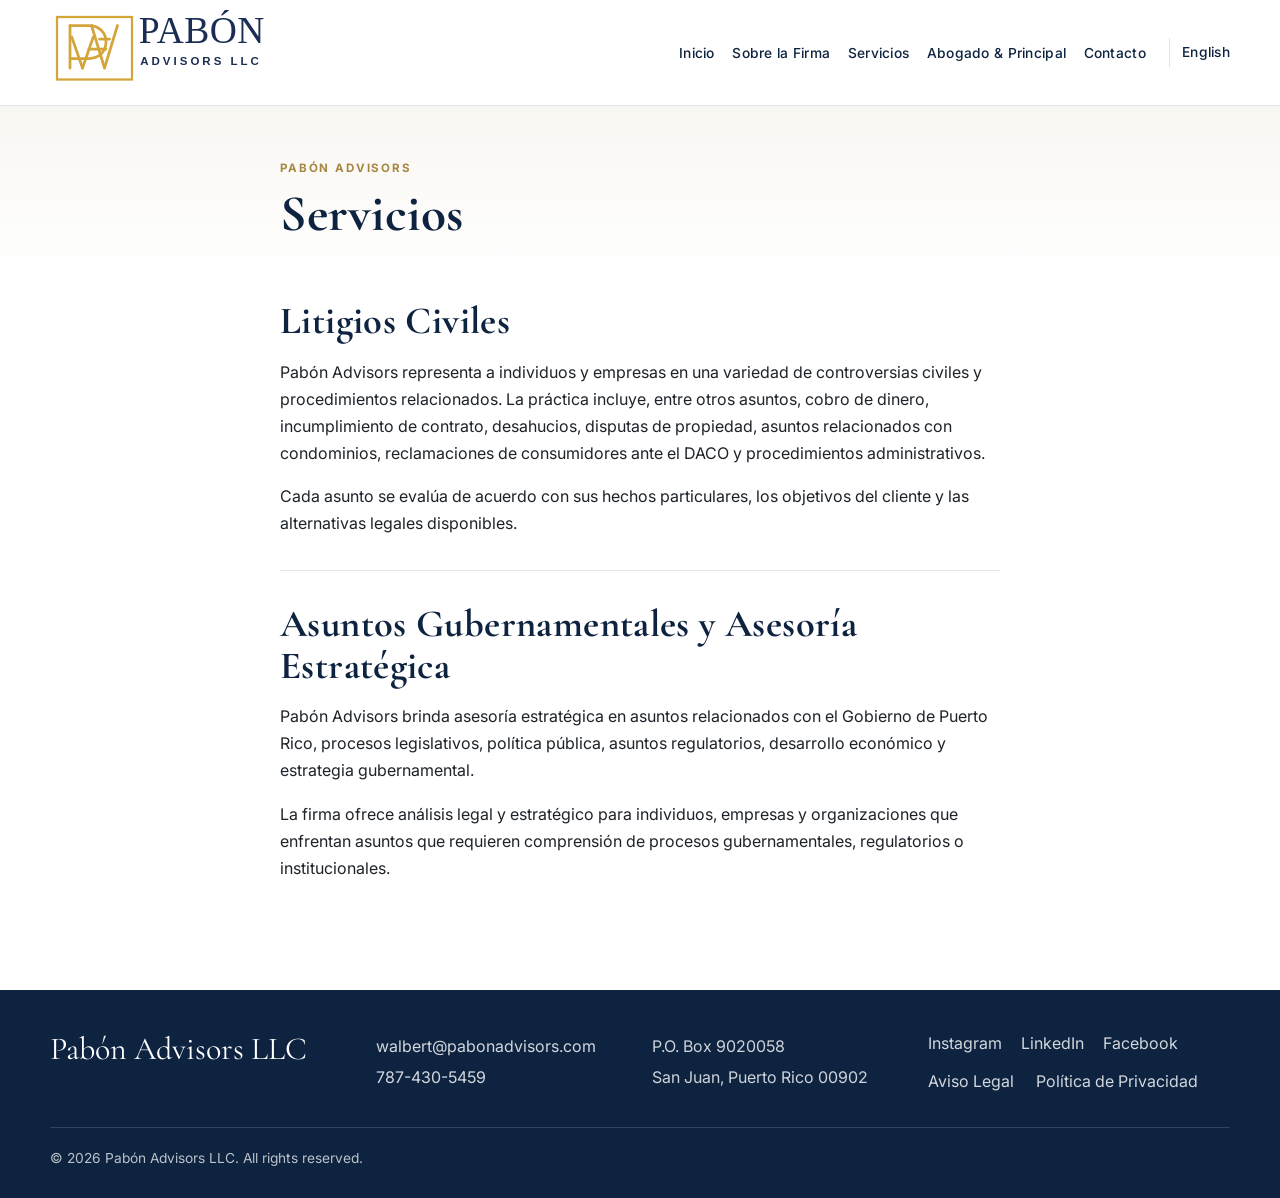
<file: services.html>
<!DOCTYPE html>
<html lang="es">
  <head>
    <meta charset="UTF-8" />
    <meta name="viewport" content="width=device-width, initial-scale=1.0" />
    <title>Servicios | Pabón Advisors</title>
    <meta
      name="description"
      content="Pabón Advisors ofrece asesoría legal y estratégica en litigios civiles y asuntos gubernamentales para individuos, empresas y organizaciones en Puerto Rico."
    />
    <meta name="theme-color" content="#0d2340" />
    <link rel="preconnect" href="https://fonts.googleapis.com" />
    <link rel="preconnect" href="https://fonts.gstatic.com" crossorigin />
    <link
      href="https://fonts.googleapis.com/css2?family=Cormorant+Garamond:wght@500;600;700&family=Inter:wght@400;500;600;700&display=swap"
      rel="stylesheet"
    />
    <link rel="stylesheet" href="styles.css" />
  </head>
  <body data-page="services" data-lang="es">
    <header class="site-header" id="top">
      <div class="container header-inner">
        <a href="index.html" class="brand" aria-label="Pabón Advisors home">
          <img src="assets/logo.svg" alt="Pabón Advisors Logo" class="brand-logo" />
        </a>

        <button class="nav-toggle" aria-label="Abrir menú" aria-expanded="false">
          <span></span>
          <span></span>
          <span></span>
        </button>

        <nav class="site-nav" aria-label="Navegación principal">
          <ul>
            <li><a href="index.html" data-i18n="nav.home">Inicio</a></li>
            <li><a href="about.html" data-i18n="nav.about">Sobre la Firma</a></li>
            <li><a href="services.html" data-i18n="nav.services">Servicios</a></li>
            <li><a href="principal.html" data-i18n="nav.principal">Abogado &amp; Principal</a></li>
            <li><a href="contact.html" data-i18n="nav.contact">Contacto</a></li>
            <li class="lang-switch"><button type="button" data-lang-btn="en">English</button></li>
          </ul>
        </nav>
      </div>
    </header>

    <main>
      <section class="page-hero section-shell">
        <div class="container narrow page-hero-inner">
          <p class="section-kicker">Pabón Advisors</p>
          <h1 data-i18n="services.pageTitle">Servicios</h1>
        </div>
      </section>

      <section class="section-shell content-page">
        <div class="container narrow service-page-layout">
          <article class="service-entry">
            <h2 data-i18n="services.litigationTitle">Litigios Civiles</h2>
            <p data-i18n="services.litigationText">
              Pabón Advisors representa a individuos y empresas en una variedad de controversias civiles y procedimientos relacionados. La práctica incluye, entre otros asuntos, cobro de dinero, incumplimiento de contrato, desahucios, disputas de propiedad, asuntos relacionados con condominios, reclamaciones de consumidores ante el DACO y procedimientos administrativos.
            </p>
            <p data-i18n="services.litigationText2">
              Cada asunto se evalúa de acuerdo con sus hechos particulares, los objetivos del cliente y las alternativas legales disponibles.
            </p>
          </article>

          <article class="service-entry">
            <h2 data-i18n="services.governmentTitle">Asuntos Gubernamentales y Asesoría Estratégica</h2>
            <p data-i18n="services.governmentText">
              Pabón Advisors brinda asesoría estratégica en asuntos relacionados con el Gobierno de Puerto Rico, procesos legislativos, política pública, asuntos regulatorios, desarrollo económico y estrategia gubernamental.
            </p>
            <p data-i18n="services.governmentText2">
              La firma ofrece análisis legal y estratégico para individuos, empresas y organizaciones que enfrentan asuntos que requieren comprensión de procesos gubernamentales, regulatorios o institucionales.
            </p>
          </article>
        </div>
      </section>
    </main>

    <footer class="site-footer">
      <div class="container footer-grid">
        <div>
          <p class="footer-brand">Pabón Advisors LLC</p>
        </div>

        <div>
          <p><a href="mailto:walbert@pabonadvisors.com">walbert@pabonadvisors.com</a></p>
          <p><a href="tel:+17874305459">787-430-5459</a></p>
        </div>

        <div>
          <p>P.O. Box 9020058</p>
          <p>San Juan, Puerto Rico 00902</p>
        </div>

        <div>
          <div class="social-links" aria-label="Redes sociales">
            <a href="https://www.instagram.com/pabonadvisorsllc?stkn=MTdmNW1zeXhqOWxjNw%3D%3D&utm_source=qr" target="_blank" rel="noopener noreferrer" aria-label="Instagram">Instagram</a>
            <a href="https://www.linkedin.com/company/pabon-advisors-llc/" target="_blank" rel="noopener noreferrer" aria-label="LinkedIn">LinkedIn</a>
            <a href="https://www.facebook.com/share/1JwdKm8cDj/?mibextid=wwXIfr" target="_blank" rel="noopener noreferrer" aria-label="Facebook">Facebook</a>
          </div>
          <div class="legal-links">
            <a href="legal-disclaimer.html" data-i18n="footer.disclaimer">Aviso Legal</a>
            <a href="privacy.html" data-i18n="footer.privacy">Política de Privacidad</a>
          </div>
        </div>
      </div>

      <div class="container footer-bottom">
        <p>© 2026 Pabón Advisors LLC. All rights reserved.</p>
      </div>
    </footer>

    <script src="script.js"></script>
  </body>
</html>
</file>
<file: styles.css>
/* ------------------------------
   Pabón Advisors – Static Site
   ------------------------------ */

:root {
  --navy-900: #0d2340;
  --navy-800: #122d4d;
  --navy-700: #1a3c64;
  --gold-500: #c6a76a;
  --gold-700: #a78642;
  --ivory-50: #f7f4ee;
  --ivory-100: #f0ebdf;
  --text-900: #1d2329;
  --text-700: #39424f;
  --line: rgba(13, 35, 64, 0.12);
  --white: #ffffff;
  --shadow: 0 20px 35px rgba(9, 20, 34, 0.08);
}

* {
  box-sizing: border-box;
}

html {
  scroll-behavior: auto;
}

body {
  margin: 0;
  font-family: "Inter", Arial, sans-serif;
  color: var(--text-900);
  background: var(--white);
  line-height: 1.7;
}

a {
  color: inherit;
  text-decoration: none;
}

img {
  max-width: 100%;
  display: block;
}

button,
input,
textarea {
  font: inherit;
}

.container {
  width: min(1180px, calc(100% - 2rem));
  margin: 0 auto;
}

.narrow {
  max-width: 720px;
}

.section-shell {
  padding: 4.75rem 0;
}

.site-header {
  position: sticky;
  top: 0;
  z-index: 1000;
  background: rgba(255, 255, 255, 0.96);
  border-bottom: 1px solid var(--line);
  transition: padding 0.2s ease, box-shadow 0.2s ease;
}

.site-header.scrolled {
  padding: 0.15rem 0;
  box-shadow: 0 6px 22px rgba(16, 23, 35, 0.06);
}

.header-inner {
  display: flex;
  align-items: center;
  justify-content: space-between;
  gap: 1rem;
  min-height: 78px;
}

.brand {
  display: inline-flex;
  align-items: center;
  max-width: 300px;
}

.brand-logo {
  display: block;
  width: clamp(180px, 24vw, 360px);
  height: auto;
}

.site-nav ul {
  display: flex;
  align-items: center;
  list-style: none;
  gap: 1.1rem;
  padding: 0;
  margin: 0;
}

.site-nav a,
.lang-switch button {
  font-size: 0.86rem;
  text-transform: none;
  letter-spacing: 0.02em;
  color: var(--navy-900);
  font-weight: 500;
  background: transparent;
  border: none;
  cursor: pointer;
  padding: 0.2rem 0;
}

.site-nav a:hover,
.site-nav a:focus-visible,
.lang-switch button:hover,
.lang-switch button:focus-visible {
  color: var(--gold-700);
}

.lang-switch {
  margin-left: 0.35rem;
  padding-left: 0.75rem;
  border-left: 1px solid var(--line);
}

.nav-toggle {
  display: none;
  background: transparent;
  border: 0;
  width: 46px;
  height: 44px;
  padding: 0.4rem;
  cursor: pointer;
}

.nav-toggle span {
  display: block;
  height: 2px;
  width: 100%;
  background: var(--navy-900);
  border-radius: 2px;
  margin: 6px 0;
}

.hero {
  padding-top: 4.5rem;
  padding-bottom: 3rem;
}

.hero-inner {
  text-align: center;
}

.hero-logo-wrap {
  margin-bottom: 1.3rem;
}

.hero-logo-image {
  width: min(760px, 82vw);
  height: auto;
  margin: 0 auto;
}

.eyebrow {
  max-width: 880px;
  margin: 0 auto;
  color: var(--navy-900);
  font-size: clamp(1.2rem, 2vw, 2rem);
  letter-spacing: 0.01em;
  line-height: 1.4;
  font-family: "Cormorant Garamond", Georgia, serif;
  font-weight: 600;
}

.hero-support {
  max-width: 820px;
  margin: 1.1rem auto 0;
  font-size: 1.03rem;
  color: var(--text-700);
}

.hero-actions {
  display: flex;
  justify-content: center;
  gap: 1rem;
  flex-wrap: wrap;
  margin-top: 2rem;
}

.button {
  display: inline-flex;
  align-items: center;
  justify-content: center;
  min-height: 48px;
  padding: 0.9rem 1.5rem;
  border-radius: 0;
  border: 1px solid var(--navy-900);
  text-transform: none;
  font-weight: 600;
  letter-spacing: 0.02em;
  transition: background 0.2s ease, color 0.2s ease, border-color 0.2s ease;
}

.button-primary {
  background: var(--navy-900);
  color: var(--white);
  border-color: var(--navy-900);
}

.button-primary:hover,
.button-primary:focus-visible {
  background: var(--navy-800);
}

.button-secondary {
  background: transparent;
  color: var(--navy-900);
}

.button-secondary:hover,
.button-secondary:focus-visible {
  background: var(--ivory-50);
}

.feature-icons {
  display: grid;
  grid-template-columns: repeat(4, minmax(0, 1fr));
  gap: 1.2rem;
  max-width: 980px;
  margin: 2.5rem auto 0;
}

.feature-icon-item {
  display: flex;
  flex-direction: column;
  align-items: center;
  text-align: center;
  gap: 0.8rem;
  color: var(--navy-900);
  padding: 1.2rem 0.9rem;
  border-top: 1px solid var(--line);
}

.icon-wrap {
  width: 62px;
  height: 62px;
  display: grid;
  place-items: center;
  color: var(--gold-700);
}

.icon-wrap svg {
  width: 46px;
  height: 46px;
  fill: none;
  stroke: currentColor;
  stroke-width: 2.2;
  stroke-linecap: round;
  stroke-linejoin: round;
}

.feature-icon-item span {
  font-size: 0.82rem;
  font-weight: 600;
  line-height: 1.4;
  letter-spacing: 0.02em;
}

.section-heading-block {
  margin-bottom: 2rem;
}

.section-heading-block.center {
  text-align: center;
}

.section-kicker {
  margin: 0 0 0.5rem;
  font-size: 0.72rem;
  letter-spacing: 0.16em;
  text-transform: uppercase;
  color: var(--gold-700);
  font-weight: 700;
}

h1,
h2,
h3 {
  font-family: "Cormorant Garamond", Georgia, serif;
  color: var(--navy-900);
  letter-spacing: 0.01em;
  line-height: 1.1;
  margin-top: 0;
}

h1 {
  font-size: clamp(2.5rem, 4vw, 4rem);
  margin-bottom: 0;
}

h2 {
  font-size: clamp(2.1rem, 3vw, 3rem);
  margin-bottom: 0;
}

h3 {
  font-size: clamp(1.8rem, 2vw, 2.4rem);
  margin-bottom: 0.75rem;
}

.about-preview,
.services-preview,
.insights,
.cta-block {
  border-top: 1px solid var(--line);
}

.about-preview .narrow,
.cta-block .narrow {
  max-width: 820px;
}

.about-preview p,
.service-card p,
.prose p,
.cta-callout {
  font-size: 1.03rem;
  color: var(--text-700);
}

.text-link {
  display: inline-block;
  margin-top: 1rem;
  color: var(--navy-900);
  border-bottom: 1px solid var(--gold-500);
  padding-bottom: 0.15rem;
  font-weight: 600;
}

.service-grid,
.insight-grid {
  display: grid;
  grid-template-columns: repeat(2, minmax(0, 1fr));
  gap: 1.5rem;
}

.service-card,
.insight-card {
  background: var(--ivory-50);
  border: 1px solid var(--line);
  padding: 2rem 1.5rem;
}

.service-card h3 {
  margin-bottom: 1rem;
}

.text-center {
  text-align: center;
}

.services-preview .button {
  margin-top: 2rem;
}

.insight-tag {
  display: inline-block;
  margin-bottom: 1.4rem;
  font-size: 0.72rem;
  letter-spacing: 0.12em;
  text-transform: uppercase;
  color: var(--gold-700);
  font-weight: 700;
}

.insight-card h3 {
  margin: 0;
}

.cta-block {
  padding-bottom: 5rem;
}

.cta-question,
.cta-callout {
  margin: 0;
}

.cta-question {
  font-size: 1.1rem;
  color: var(--navy-900);
  font-weight: 600;
}

.cta-callout {
  margin-top: 0.5rem;
  margin-bottom: 1.2rem;
  font-size: clamp(1.4rem, 2.2vw, 2.2rem);
  line-height: 1.3;
  font-family: "Cormorant Garamond", Georgia, serif;
  color: var(--navy-900);
}

.page-hero {
  padding-top: 3.3rem;
  padding-bottom: 2.1rem;
  background: linear-gradient(180deg, rgba(240, 235, 223, 0.42), rgba(255,255,255,0));
}

.page-hero-inner {
  text-align: left;
}

.content-page {
  padding-top: 1.5rem;
}

.prose p {
  margin: 0 0 1.2rem;
}

.service-page-layout,
.contact-layout,
.principal-layout {
  display: grid;
  gap: 2rem;
}

.service-page-layout {
  grid-template-columns: 1fr;
}

.service-entry {
  padding: 0 0 1rem;
  border-bottom: 1px solid var(--line);
}

.service-entry:last-child {
  border-bottom: 0;
}

.contact-layout {
  grid-template-columns: minmax(260px, 0.9fr) minmax(0, 1.4fr);
  align-items: start;
}

.contact-info {
  display: grid;
  gap: 1.4rem;
}

.contact-block {
  padding-bottom: 0.75rem;
  border-bottom: 1px solid var(--line);
}

.contact-block h2 {
  font-size: 1.1rem;
  letter-spacing: 0.12em;
  text-transform: uppercase;
  margin-bottom: 0.5rem;
  color: var(--gold-700);
}

.contact-block p,
.contact-block a {
  margin: 0;
  color: var(--text-700);
}

.social-links {
  display: flex;
  flex-wrap: wrap;
  gap: 0.8rem 1.2rem;
}

.social-inline {
  justify-content: flex-start;
}

.contact-form {
  background: var(--ivory-50);
  border: 1px solid var(--line);
  padding: 2rem 1.5rem;
}

.form-grid {
  display: grid;
  grid-template-columns: repeat(2, minmax(0, 1fr));
  gap: 1.1rem 1.25rem;
}

label {
  display: flex;
  flex-direction: column;
  gap: 0.5rem;
  font-size: 0.95rem;
  color: var(--navy-900);
  font-weight: 600;
}

.full-width {
  grid-column: 1 / -1;
}

input,
textarea {
  width: 100%;
  border: 1px solid rgba(13, 35, 64, 0.2);
  background: var(--white);
  padding: 0.8rem 0.9rem;
  color: var(--text-900);
}

input:focus,
textarea:focus {
  outline: 2px solid rgba(198, 167, 106, 0.5);
  border-color: var(--gold-500);
}

.form-disclaimer {
  margin: 1.2rem 0 1.5rem;
  font-size: 0.92rem;
  color: var(--text-700);
}

.principal-layout {
  grid-template-columns: minmax(260px, 330px) minmax(0, 1fr);
  align-items: center;
}

.photo-frame {
  background: var(--ivory-50);
  border: 1px solid var(--line);
  padding: 1rem;
  box-shadow: var(--shadow);
}

.photo-frame img {
  width: 100%;
  aspect-ratio: 4 / 5;
  object-fit: cover;
  border: 1px solid rgba(13, 35, 64, 0.08);
  background: linear-gradient(135deg, #e9e0d4, #d7d8dc);
}

.principal-copy h2 {
  font-size: clamp(2rem, 3vw, 3rem);
  margin-bottom: 0.25rem;
}

.role {
  margin: 0 0 1rem;
  color: var(--gold-700);
  font-weight: 700;
  letter-spacing: 0.06em;
  text-transform: uppercase;
  font-size: 0.78rem;
}

.site-footer {
  background: var(--navy-900);
  color: rgba(255, 255, 255, 0.8);
  padding-top: 2.5rem;
}

.footer-grid {
  display: grid;
  grid-template-columns: 1.2fr 1fr 1fr 1.2fr;
  gap: 1.5rem;
  padding-bottom: 2rem;
}

.footer-brand {
  margin: 0;
  color: var(--white);
  font-family: "Cormorant Garamond", Georgia, serif;
  font-size: 2rem;
  line-height: 1;
}

.site-footer a {
  color: rgba(255,255,255,0.82);
}

.site-footer p {
  margin: 0.2rem 0;
}

.footer-bottom {
  border-top: 1px solid rgba(255,255,255,0.15);
  padding: 1rem 0 1.5rem;
  color: rgba(255,255,255,0.72);
  font-size: 0.86rem;
}

.legal-links {
  display: flex;
  flex-wrap: wrap;
  gap: 0.8rem 1.4rem;
  margin-top: 0.65rem;
}

@media (max-width: 900px) {
  .site-nav {
    position: absolute;
    top: 100%;
    left: 0;
    width: 100%;
    background: rgba(255, 255, 255, 0.98);
    border-bottom: 1px solid var(--line);
    display: none;
  }

  .site-nav.is-open {
    display: block;
  }

  .site-nav ul {
    flex-direction: column;
    align-items: flex-start;
    padding: 1rem;
    gap: 0.9rem;
  }

  .lang-switch {
    margin-left: 0;
    padding-left: 0;
    border-left: none;
  }

  .nav-toggle {
    display: block;
  }

  .feature-icons {
    grid-template-columns: repeat(2, minmax(0, 1fr));
  }

  .service-grid,
  .insight-grid,
  .contact-layout,
  .principal-layout,
  .footer-grid {
    grid-template-columns: 1fr;
  }
}

@media (max-width: 640px) {
  .section-shell {
    padding: 3.5rem 0;
  }

  .hero {
    padding-top: 3.8rem;
  }

  .hero-actions {
    flex-direction: column;
  }

  .button {
    width: 100%;
  }

  .feature-icons,
  .form-grid {
    grid-template-columns: 1fr;
  }

  .site-footer {
    padding-top: 2rem;
  }
}
</file>
